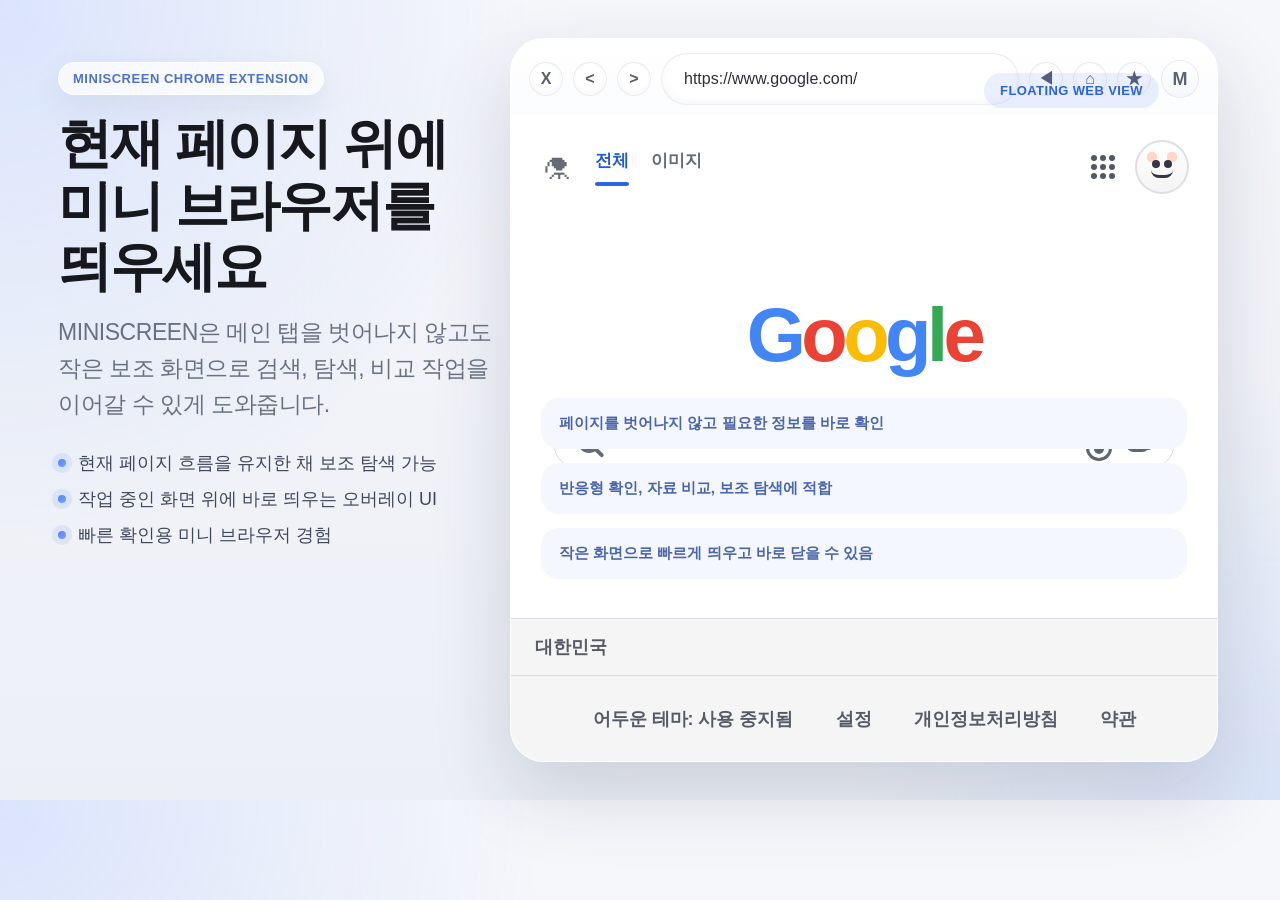
<file: docs/store-shot-template/index.html>
<!DOCTYPE html>
<html lang="ko">
  <head>
    <meta charset="UTF-8" />
    <meta name="viewport" content="width=device-width, initial-scale=1.0" />
    <title>MINISCREEN Store Shot</title>
    <style>
      :root {
        color-scheme: light;
        --bg: #eef1f7;
        --panel: rgba(255, 255, 255, 0.78);
        --text: #16181d;
        --muted: #697180;
        --line: rgba(18, 22, 32, 0.08);
        --blue: #316cff;
        --shadow: 0 30px 80px rgba(24, 35, 63, 0.16);
      }

      * {
        box-sizing: border-box;
      }

      body {
        margin: 0;
        width: 1280px;
        height: 800px;
        overflow: hidden;
        font-family: "Apple SD Gothic Neo", "AppleGothic", sans-serif;
        background:
          radial-gradient(circle at top left, rgba(76, 132, 255, 0.16), transparent 36%),
          radial-gradient(circle at bottom right, rgba(130, 173, 255, 0.18), transparent 28%),
          linear-gradient(180deg, #f6f7fb 0%, #eceff6 100%);
        color: var(--text);
      }

      .frame {
        position: relative;
        width: 1280px;
        height: 800px;
        padding: 48px 46px;
      }

      .headline {
        position: absolute;
        left: 58px;
        top: 62px;
        width: 440px;
        z-index: 2;
      }

      .eyebrow {
        display: inline-flex;
        align-items: center;
        gap: 8px;
        padding: 8px 14px;
        border-radius: 999px;
        background: rgba(255, 255, 255, 0.72);
        border: 1px solid rgba(255, 255, 255, 0.8);
        color: #5072c7;
        font-size: 13px;
        font-weight: 700;
        letter-spacing: 0.04em;
        box-shadow: 0 12px 32px rgba(37, 52, 89, 0.08);
      }

      h1 {
        margin: 18px 0 16px;
        font-size: 54px;
        line-height: 1.14;
        letter-spacing: -0.04em;
      }

      .subcopy {
        margin: 0;
        font-size: 23px;
        line-height: 1.58;
        color: var(--muted);
        letter-spacing: -0.02em;
      }

      .feature-list {
        margin: 28px 0 0;
        padding: 0;
        list-style: none;
        display: grid;
        gap: 12px;
      }

      .feature-list li {
        display: flex;
        align-items: center;
        gap: 12px;
        font-size: 18px;
        color: #41485a;
      }

      .feature-list li::before {
        content: "";
        width: 8px;
        height: 8px;
        border-radius: 50%;
        background: linear-gradient(135deg, #4f82ff, #7ca3ff);
        box-shadow: 0 0 0 6px rgba(79, 130, 255, 0.12);
        flex: none;
      }

      .device-wrap {
        position: absolute;
        right: 36px;
        top: 20px;
        width: 760px;
        height: 760px;
        display: grid;
        place-items: center;
      }

      .device-shadow {
        position: absolute;
        inset: 28px 42px 20px 52px;
        border-radius: 40px;
        background: linear-gradient(180deg, rgba(255, 255, 255, 0.44), rgba(255, 255, 255, 0.18));
        filter: blur(30px);
      }

      .browser {
        position: relative;
        width: 708px;
        height: 724px;
        border-radius: 34px;
        background: linear-gradient(180deg, rgba(255, 255, 255, 0.94), rgba(248, 249, 252, 0.95));
        border: 1px solid rgba(255, 255, 255, 0.9);
        box-shadow: var(--shadow);
        overflow: hidden;
      }

      .browser-header {
        height: 76px;
        padding: 18px 18px 14px;
        display: flex;
        align-items: center;
        gap: 10px;
        background: linear-gradient(180deg, rgba(255, 255, 255, 0.88), rgba(250, 251, 253, 0.78));
      }

      .circle-btn {
        width: 34px;
        height: 34px;
        border-radius: 50%;
        border: 1px solid var(--line);
        background: rgba(255, 255, 255, 0.82);
        display: grid;
        place-items: center;
        font-size: 16px;
        color: #595e68;
        font-weight: 700;
        box-shadow: inset 0 -2px 6px rgba(26, 34, 53, 0.03);
      }

      .address {
        flex: 1;
        height: 52px;
        border-radius: 28px;
        border: 1px solid rgba(28, 34, 45, 0.08);
        background: rgba(255, 255, 255, 0.88);
        padding: 0 22px;
        display: flex;
        align-items: center;
        font-size: 16px;
        color: #2d3137;
        box-shadow: inset 0 -3px 8px rgba(21, 26, 39, 0.04);
      }

      .address.small {
        font-size: 15px;
      }

      .mode-btn {
        width: 38px;
        height: 38px;
        border-radius: 50%;
        background: linear-gradient(180deg, #ffffff, #f5f7fb);
        border: 1px solid rgba(20, 26, 39, 0.08);
        color: #6a7282;
        display: grid;
        place-items: center;
        font-size: 18px;
        font-weight: 700;
      }

      .mode-btn.active {
        color: #5a6476;
      }

      .browser-body {
        position: relative;
        height: calc(100% - 76px);
        background: #fff;
      }

      .top-strip {
        height: 84px;
        display: flex;
        align-items: center;
        justify-content: space-between;
        padding: 20px 28px 0;
      }

      .tabs {
        display: flex;
        align-items: center;
        gap: 22px;
      }

      .lab-icon {
        font-size: 34px;
        color: #666b75;
      }

      .tab {
        position: relative;
        padding-bottom: 14px;
        font-size: 17px;
        font-weight: 700;
        color: #666b75;
      }

      .tab.active {
        color: #225ccf;
      }

      .tab.active::after {
        content: "";
        position: absolute;
        left: 0;
        right: 0;
        bottom: 0;
        height: 4px;
        border-radius: 999px;
        background: #2d67df;
      }

      .top-icons {
        display: flex;
        align-items: center;
        gap: 20px;
        color: #5d6270;
      }

      .dot-grid {
        width: 24px;
        display: grid;
        grid-template-columns: repeat(3, 1fr);
        gap: 3px;
      }

      .dot-grid span {
        width: 6px;
        height: 6px;
        border-radius: 50%;
        background: #525765;
      }

      .profile {
        width: 54px;
        height: 54px;
        border-radius: 50%;
        border: 2px solid #dfdfdf;
        background:
          radial-gradient(circle at 30% 30%, #ffd7c8 0 10%, transparent 11%),
          radial-gradient(circle at 70% 30%, #ffd7c8 0 10%, transparent 11%),
          linear-gradient(180deg, #ffffff, #f4f4f4);
        position: relative;
      }

      .profile::before,
      .profile::after {
        content: "";
        position: absolute;
        width: 8px;
        height: 8px;
        border-radius: 50%;
        background: #343741;
        top: 18px;
      }

      .profile::before {
        left: 15px;
      }

      .profile::after {
        right: 15px;
      }

      .profile .mouth {
        position: absolute;
        left: 14px;
        right: 14px;
        bottom: 14px;
        height: 8px;
        border-bottom: 3px solid #343741;
        border-radius: 0 0 999px 999px;
      }

      .hero-google {
        margin-top: 92px;
        text-align: center;
        font-size: 76px;
        font-weight: 700;
        letter-spacing: -0.06em;
        font-family: Arial, sans-serif;
      }

      .hero-google span:nth-child(1) { color: #4285f4; }
      .hero-google span:nth-child(2) { color: #ea4335; }
      .hero-google span:nth-child(3) { color: #fbbc05; }
      .hero-google span:nth-child(4) { color: #4285f4; }
      .hero-google span:nth-child(5) { color: #34a853; }
      .hero-google span:nth-child(6) { color: #ea4335; }

      .search-bar {
        width: 88%;
        margin: 36px auto 0;
        height: 56px;
        border-radius: 32px;
        border: 1px solid #d8dbe2;
        display: flex;
        align-items: center;
        justify-content: space-between;
        padding: 0 24px;
        color: #5e6470;
        background: #fff;
      }

      .search-bar .left,
      .search-bar .right {
        display: flex;
        align-items: center;
        gap: 22px;
      }

      .search-icon {
        width: 22px;
        height: 22px;
        border: 4px solid #666b75;
        border-radius: 50%;
        position: relative;
      }

      .search-icon::after {
        content: "";
        position: absolute;
        width: 13px;
        height: 4px;
        background: #666b75;
        right: -9px;
        bottom: -5px;
        transform: rotate(45deg);
        border-radius: 999px;
      }

      .mic {
        width: 10px;
        height: 24px;
        border-radius: 999px;
        background: #5e6470;
        position: relative;
      }

      .mic::before {
        content: "";
        position: absolute;
        left: -8px;
        right: -8px;
        bottom: -7px;
        height: 10px;
        border: 3px solid #5e6470;
        border-top: none;
        border-radius: 0 0 16px 16px;
      }

      .camera {
        width: 24px;
        height: 20px;
        border: 4px solid #5e6470;
        border-radius: 8px;
        position: relative;
      }

      .camera::before {
        content: "";
        position: absolute;
        right: -8px;
        top: 2px;
        width: 6px;
        height: 6px;
        border: 3px solid #5e6470;
        border-radius: 50%;
      }

      .footer-country {
        position: absolute;
        left: 0;
        right: 0;
        bottom: 86px;
        padding: 16px 24px;
        font-size: 18px;
        font-weight: 700;
        color: #565b66;
        border-top: 1px solid #d8dbe2;
        background: #f5f5f6;
      }

      .footer-links {
        position: absolute;
        left: 0;
        right: 0;
        bottom: 0;
        height: 86px;
        border-top: 1px solid #d8dbe2;
        background: #f5f5f6;
        display: flex;
        align-items: center;
        justify-content: center;
        gap: 42px;
        color: #565b66;
        font-size: 18px;
        font-weight: 700;
      }

      .bookmark-panel {
        position: absolute;
        top: 74px;
        right: 32px;
        width: 244px;
        padding: 18px;
        border-radius: 24px;
        background: rgba(255, 255, 255, 0.94);
        border: 1px solid rgba(23, 29, 41, 0.08);
        box-shadow: 0 18px 42px rgba(26, 37, 64, 0.18);
        display: none;
      }

      .bookmark-panel.show {
        display: block;
      }

      .bookmark-head {
        display: flex;
        align-items: center;
        justify-content: space-between;
        margin-bottom: 14px;
      }

      .bookmark-head small {
        display: block;
        font-size: 11px;
        color: #8b92a1;
        font-weight: 700;
        letter-spacing: 0.08em;
      }

      .bookmark-head strong {
        font-size: 26px;
        letter-spacing: -0.05em;
      }

      .plus {
        width: 30px;
        height: 30px;
        border-radius: 50%;
        display: grid;
        place-items: center;
        background: #fff;
        border: 1px solid rgba(23, 29, 41, 0.08);
        font-weight: 700;
      }

      .bookmark-card {
        border: 1px solid rgba(23, 29, 41, 0.08);
        border-radius: 18px;
        padding: 14px;
        margin-top: 12px;
        display: flex;
        align-items: center;
        justify-content: space-between;
        gap: 12px;
      }

      .bookmark-pill {
        flex: 1;
        height: 44px;
        border-radius: 999px;
        background: linear-gradient(180deg, #ffffff, #f8f8fb);
        border: 1px solid rgba(23, 29, 41, 0.06);
        display: flex;
        align-items: center;
        padding: 0 14px;
        color: #383f4b;
        font-weight: 700;
      }

      .bookmark-actions {
        display: flex;
        gap: 8px;
      }

      .mini-btn {
        width: 24px;
        height: 24px;
        border-radius: 50%;
        background: #fff;
        border: 1px solid rgba(23, 29, 41, 0.08);
      }

      .mini-btn.delete {
        position: relative;
      }

      .mini-btn.delete::before {
        content: "";
        position: absolute;
        inset: 10px 7px;
        border-top: 2px solid #ff6e63;
      }

      .chips {
        position: absolute;
        left: 30px;
        right: 30px;
        bottom: 182px;
        display: grid;
        gap: 14px;
      }

      .chip {
        padding: 16px 18px;
        border-radius: 18px;
        background: #f4f7fe;
        color: #4b66ac;
        font-size: 15px;
        font-weight: 700;
      }

      .floating-note {
        position: absolute;
        right: 58px;
        top: 34px;
        padding: 10px 16px;
        border-radius: 999px;
        background: rgba(49, 108, 255, 0.1);
        color: #2d63da;
        font-size: 13px;
        font-weight: 800;
        letter-spacing: 0.03em;
        display: none;
      }

      .show-note .floating-note {
        display: inline-flex;
      }
    </style>
  </head>
  <body>
    <div class="frame">
      <section class="headline">
        <div class="eyebrow">MINISCREEN CHROME EXTENSION</div>
        <h1 id="title"></h1>
        <p class="subcopy" id="copy"></p>
        <ul class="feature-list">
          <li id="point1"></li>
          <li id="point2"></li>
          <li id="point3"></li>
        </ul>
      </section>

      <section class="device-wrap">
        <div class="device-shadow"></div>
        <div class="browser" id="browser">
          <div class="floating-note" id="floatingNote"></div>
          <header class="browser-header">
            <div class="circle-btn">X</div>
            <div class="circle-btn">&lt;</div>
            <div class="circle-btn">&gt;</div>
            <div class="address" id="addressBar"></div>
            <div class="circle-btn">◀</div>
            <div class="circle-btn">⌂</div>
            <div class="circle-btn">★</div>
            <div class="mode-btn active" id="modeButton">M</div>
          </header>

          <div class="browser-body">
            <div class="top-strip">
              <div class="tabs">
                <div class="lab-icon">⚗</div>
                <div class="tab active">전체</div>
                <div class="tab">이미지</div>
              </div>
              <div class="top-icons">
                <div class="dot-grid">
                  <span></span><span></span><span></span>
                  <span></span><span></span><span></span>
                  <span></span><span></span><span></span>
                </div>
                <div class="profile">
                  <div class="mouth"></div>
                </div>
              </div>
            </div>

            <div class="hero-google" aria-hidden="true">
              <span>G</span><span>o</span><span>o</span><span>g</span><span>l</span><span>e</span>
            </div>

            <div class="search-bar">
              <div class="left">
                <div class="search-icon"></div>
              </div>
              <div class="right">
                <div class="mic"></div>
                <div class="camera"></div>
              </div>
            </div>

            <div class="chips" id="chips"></div>
            <div class="footer-country">대한민국</div>
            <div class="footer-links">
              <span>어두운 테마: 사용 중지됨</span>
              <span>설정</span>
              <span>개인정보처리방침</span>
              <span>약관</span>
            </div>

            <div class="bookmark-panel" id="bookmarkPanel">
              <div class="bookmark-head">
                <div>
                  <small>LIBRARY</small>
                  <strong>Bookmarks</strong>
                </div>
                <div class="plus">+</div>
              </div>
              <div class="bookmark-card">
                <div class="bookmark-pill">Product Notes</div>
                <div class="bookmark-actions">
                  <div class="mini-btn"></div>
                  <div class="mini-btn delete"></div>
                </div>
              </div>
              <div class="bookmark-card">
                <div class="bookmark-pill">Roadmap</div>
                <div class="bookmark-actions">
                  <div class="mini-btn"></div>
                  <div class="mini-btn delete"></div>
                </div>
              </div>
            </div>

          </div>
        </div>
      </section>
    </div>

    <script>
      const shots = {
        overview: {
          title: "현재 페이지 위에\n미니 브라우저를 띄우세요",
          copy:
            "MINISCREEN은 메인 탭을 벗어나지 않고도 작은 보조 화면으로 검색, 탐색, 비교 작업을 이어갈 수 있게 도와줍니다.",
          points: [
            "현재 페이지 흐름을 유지한 채 보조 탐색 가능",
            "작업 중인 화면 위에 바로 띄우는 오버레이 UI",
            "빠른 확인용 미니 브라우저 경험",
          ],
          address: "https://www.google.com/",
          mode: "M",
          chips: [
            "페이지를 벗어나지 않고 필요한 정보를 바로 확인",
            "반응형 확인, 자료 비교, 보조 탐색에 적합",
            "작은 화면으로 빠르게 띄우고 바로 닫을 수 있음",
          ],
          note: "FLOATING WEB VIEW",
          classes: ["show-note"],
        },
        search: {
          title: "검색어와 URL을\n빠르게 전환하세요",
          copy:
            "주소 입력창 하나로 검색어와 웹주소를 모두 처리해 빠르게 이동할 수 있습니다. 뒤로가기와 홈 이동도 바로 사용할 수 있습니다.",
          points: [
            "검색어 입력 시 즉시 검색 페이지로 이동",
            "URL 입력 시 바로 원하는 사이트 열기",
            "뒤로가기, 홈 이동, 재탐색 흐름 지원",
          ],
          address: "https://www.google.com/",
          mode: "M",
          chips: [
            "검색어와 URL을 구분해 빠르게 이동",
            "바로가기 버튼으로 보조 탐색 속도 향상",
            "메인 작업을 끊지 않는 빠른 정보 확인",
          ],
          note: "SMART ADDRESS BAR",
          classes: ["show-note"],
        },
        bookmarks: {
          title: "북마크로 자주 가는\n페이지를 저장하세요",
          copy:
            "미니 화면 안에서 자주 쓰는 페이지를 저장하고 다시 열 수 있습니다. 참고 자료나 반복 방문 페이지를 빠르게 불러오기에 좋습니다.",
          points: [
            "북마크 추가, 수정, 삭제 지원",
            "자주 쓰는 페이지를 한곳에서 관리",
            "반복 작업용 링크를 빠르게 재사용",
          ],
          address: "https://www.google.com/",
          mode: "M",
          chips: [
            "필요한 링크를 미리 저장해 바로 열기",
            "참고 문서와 작업 페이지를 빠르게 왕복",
            "북마크 패널로 반복 탐색 부담 감소",
          ],
          note: "BOOKMARK PANEL",
          classes: ["show-note"],
          showBookmarks: true,
        },
        modes: {
          title: "모바일과 데스크톱 뷰를\n상황에 맞게 전환하세요",
          copy:
            "작은 화면으로 모바일 레이아웃을 확인하거나, 더 넓은 화면으로 웹페이지를 탐색할 수 있습니다. 한 버튼으로 전환됩니다.",
          points: [
            "모바일 미리보기와 웹 뷰 전환 지원",
            "반응형 점검이나 비교 작업에 유용",
            "상황에 따라 더 좁게 또는 더 넓게 사용",
          ],
          address: "https://www.google.com/",
          mode: "W",
          chips: [
            "모바일 체크와 일반 웹 탐색을 빠르게 전환",
            "반응형 QA와 운영 확인에 모두 활용 가능",
            "작업 맥락에 따라 화면 폭을 쉽게 변경",
          ],
          note: "VIEW MODE SWITCH",
          classes: ["show-note"],
        },
        workflow: {
          title: "작업 흐름을 끊지 않는\n보조 화면으로 활용하세요",
          copy:
            "문서, 검색 결과, 참고 페이지, 운영 화면을 옆에 두고 확인해야 할 때 MINISCREEN이 메인 작업 흐름을 유지해 줍니다.",
          points: [
            "리서치, QA, 운영 확인에 모두 활용 가능",
            "메인 탭을 유지하면서 보조 정보 확인",
            "작고 빠른 화면으로 비교 작업 부담 감소",
          ],
          address: "https://www.google.com/",
          mode: "M",
          chips: [
            "작업 화면 위에 참고 자료를 띄워 비교",
            "운영 화면과 검색 결과를 함께 확인",
            "탭 전환을 줄여 더 빠르게 작업 진행",
          ],
          note: "KEEP YOUR FLOW",
          classes: ["show-note"],
        },
      };

      const params = new URLSearchParams(window.location.search);
      const key = params.get("shot") || "overview";
      const shot = shots[key] || shots.overview;

      document.getElementById("title").innerHTML = shot.title.replaceAll("\n", "<br />");
      document.getElementById("copy").textContent = shot.copy;
      document.getElementById("point1").textContent = shot.points[0];
      document.getElementById("point2").textContent = shot.points[1];
      document.getElementById("point3").textContent = shot.points[2];
      document.getElementById("addressBar").textContent = shot.address;
      document.getElementById("modeButton").textContent = shot.mode;
      document.getElementById("floatingNote").textContent = shot.note;

      const chips = document.getElementById("chips");
      shot.chips.forEach((chipText) => {
        const chip = document.createElement("div");
        chip.className = "chip";
        chip.textContent = chipText;
        chips.appendChild(chip);
      });

      if (shot.showBookmarks) {
        document.getElementById("bookmarkPanel").classList.add("show");
      }

      shot.classes.forEach((className) => {
        document.getElementById("browser").classList.add(className);
      });
    </script>
  </body>
</html>
</file>
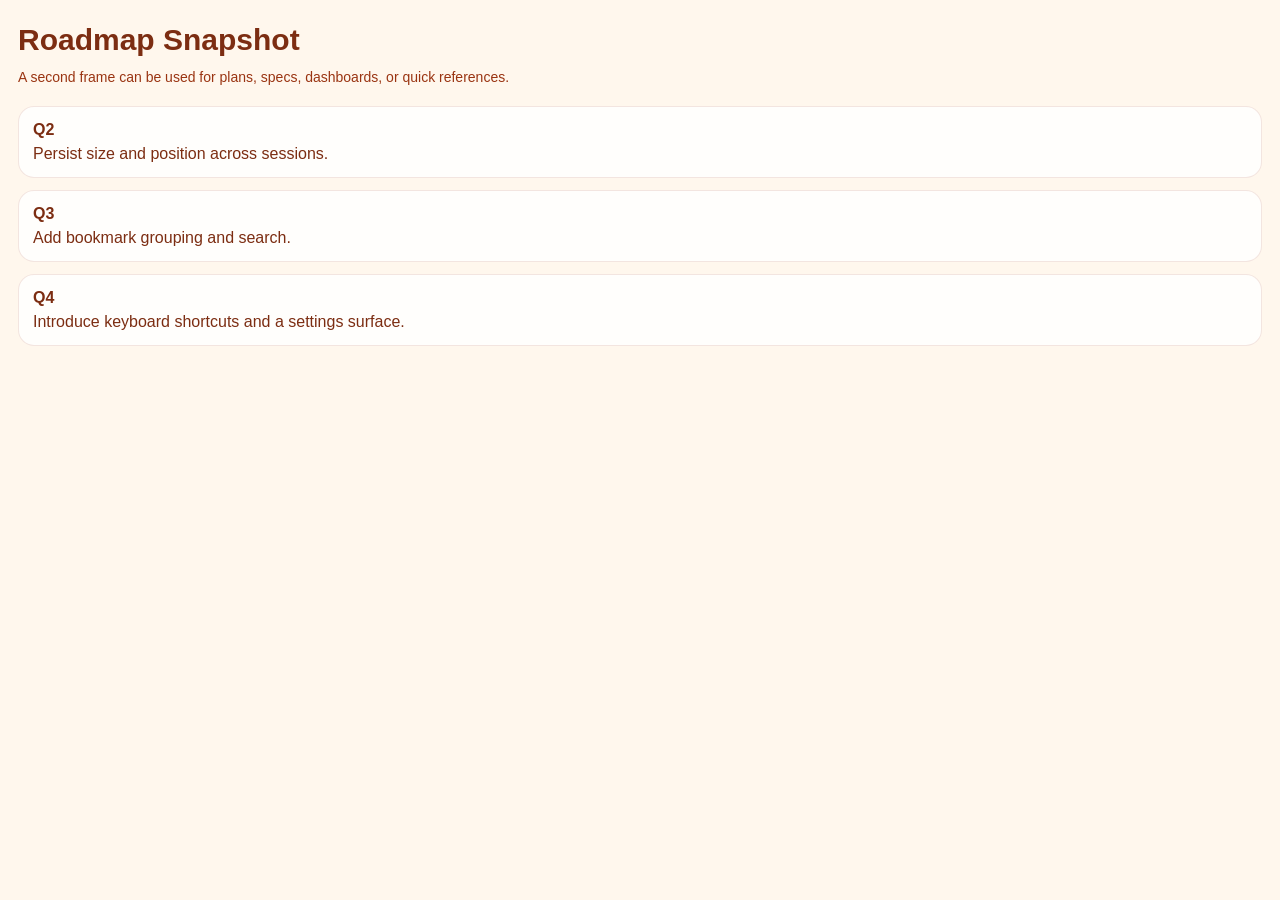
<file: .codex-demo/frame-alt.html>
<!DOCTYPE html>
<html lang="en">
  <head>
    <meta charset="UTF-8" />
    <meta name="viewport" content="width=device-width, initial-scale=1.0" />
    <title>Roadmap</title>
    <style>
      body {
        margin: 0;
        font-family: -apple-system, BlinkMacSystemFont, "Segoe UI", sans-serif;
        background: #fff7ed;
        color: #7c2d12;
      }

      .wrap {
        padding: 24px 18px 40px;
      }

      h1 {
        margin: 0 0 10px;
        font-size: 30px;
        line-height: 1.05;
      }

      .lead {
        margin: 0 0 18px;
        color: #9a3412;
        font-size: 14px;
        line-height: 1.6;
      }

      .step {
        margin-bottom: 12px;
        padding: 14px;
        border: 1px solid rgba(154, 52, 18, 0.12);
        border-radius: 16px;
        background: rgba(255, 255, 255, 0.84);
      }

      .step strong {
        display: block;
        margin-bottom: 6px;
      }
    </style>
  </head>
  <body>
    <div class="wrap">
      <h1>Roadmap Snapshot</h1>
      <p class="lead">A second frame can be used for plans, specs, dashboards, or quick references.</p>
      <div class="step">
        <strong>Q2</strong>
        Persist size and position across sessions.
      </div>
      <div class="step">
        <strong>Q3</strong>
        Add bookmark grouping and search.
      </div>
      <div class="step">
        <strong>Q4</strong>
        Introduce keyboard shortcuts and a settings surface.
      </div>
    </div>
    <script src="/frame-tracker.js"></script>
  </body>
</html>
</file>
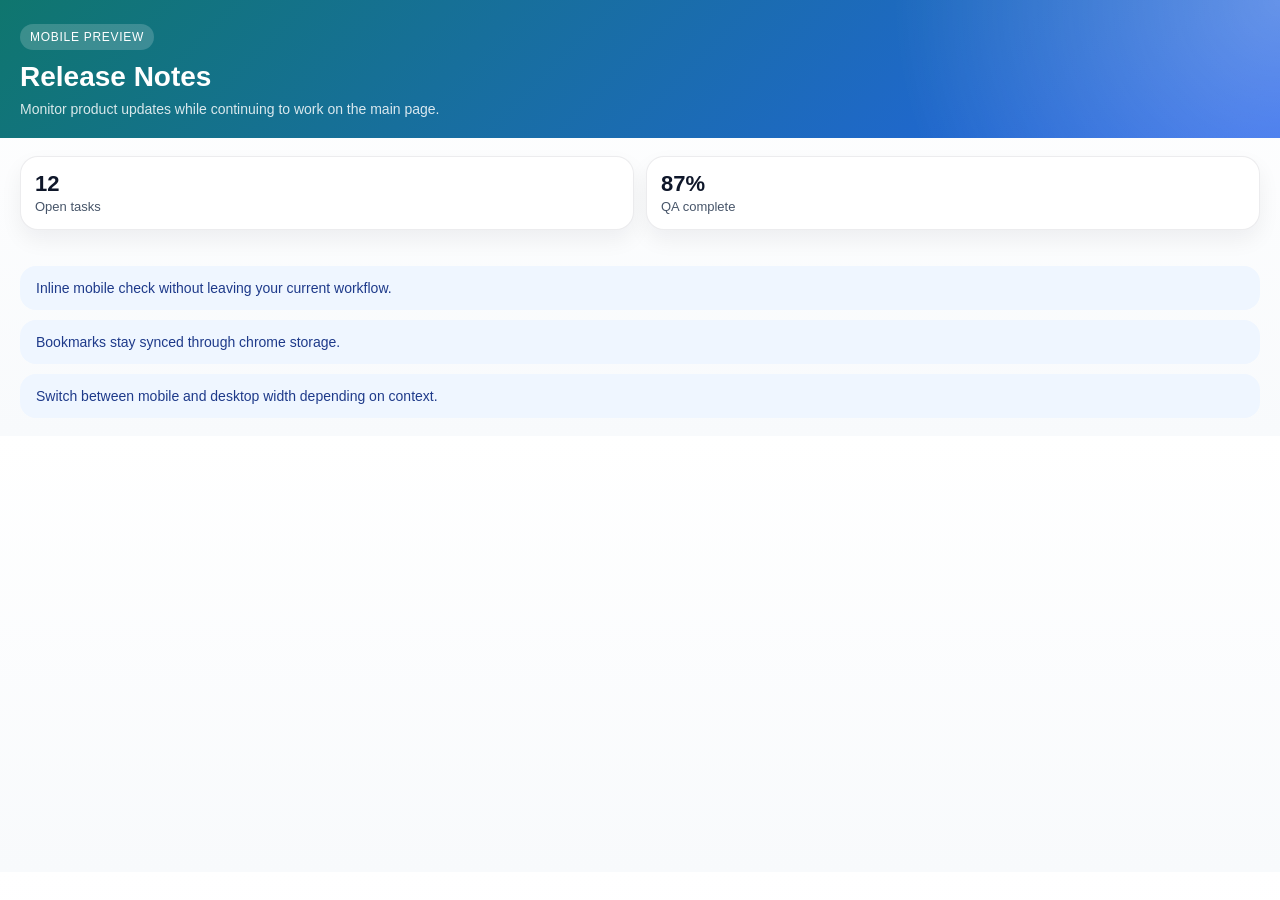
<file: .codex-demo/frame.html>
<!DOCTYPE html>
<html lang="en">
  <head>
    <meta charset="UTF-8" />
    <meta name="viewport" content="width=device-width, initial-scale=1.0" />
    <title>Product Notes</title>
    <style>
      body {
        margin: 0;
        font-family: -apple-system, BlinkMacSystemFont, "Segoe UI", sans-serif;
        color: #0f172a;
        background: linear-gradient(180deg, #ffffff 0%, #f8fafc 100%);
      }

      .hero {
        padding: 24px 20px 18px;
        color: white;
        background:
          radial-gradient(circle at top right, rgba(255, 255, 255, 0.3), transparent 30%),
          linear-gradient(135deg, #0f766e 0%, #2563eb 100%);
      }

      .hero span {
        display: inline-block;
        padding: 6px 10px;
        border-radius: 999px;
        background: rgba(255, 255, 255, 0.18);
        font-size: 12px;
        letter-spacing: 0.06em;
        text-transform: uppercase;
      }

      .hero h1 {
        margin: 12px 0 8px;
        font-size: 28px;
        line-height: 1.05;
      }

      .hero p {
        margin: 0;
        font-size: 14px;
        line-height: 1.5;
        color: rgba(255, 255, 255, 0.84);
      }

      .section {
        padding: 18px 20px;
      }

      .metric-grid {
        display: grid;
        grid-template-columns: repeat(2, minmax(0, 1fr));
        gap: 12px;
      }

      .metric {
        padding: 14px;
        border: 1px solid rgba(15, 23, 42, 0.08);
        border-radius: 18px;
        background: white;
        box-shadow: 0 10px 22px rgba(15, 23, 42, 0.06);
      }

      .metric strong {
        display: block;
        font-size: 22px;
      }

      .metric span {
        color: #475569;
        font-size: 13px;
      }

      .list {
        display: grid;
        gap: 10px;
      }

      .item {
        padding: 14px 16px;
        border-radius: 16px;
        background: #eff6ff;
        color: #1e3a8a;
        font-size: 14px;
      }
    </style>
  </head>
  <body>
    <div class="hero">
      <span>Mobile preview</span>
      <h1>Release Notes</h1>
      <p>Monitor product updates while continuing to work on the main page.</p>
    </div>
    <div class="section">
      <div class="metric-grid">
        <div class="metric">
          <strong>12</strong>
          <span>Open tasks</span>
        </div>
        <div class="metric">
          <strong>87%</strong>
          <span>QA complete</span>
        </div>
      </div>
    </div>
    <div class="section">
      <div class="list">
        <div class="item">Inline mobile check without leaving your current workflow.</div>
        <div class="item">Bookmarks stay synced through chrome storage.</div>
        <div class="item">Switch between mobile and desktop width depending on context.</div>
      </div>
    </div>
    <script src="/frame-tracker.js"></script>
  </body>
</html>
</file>
